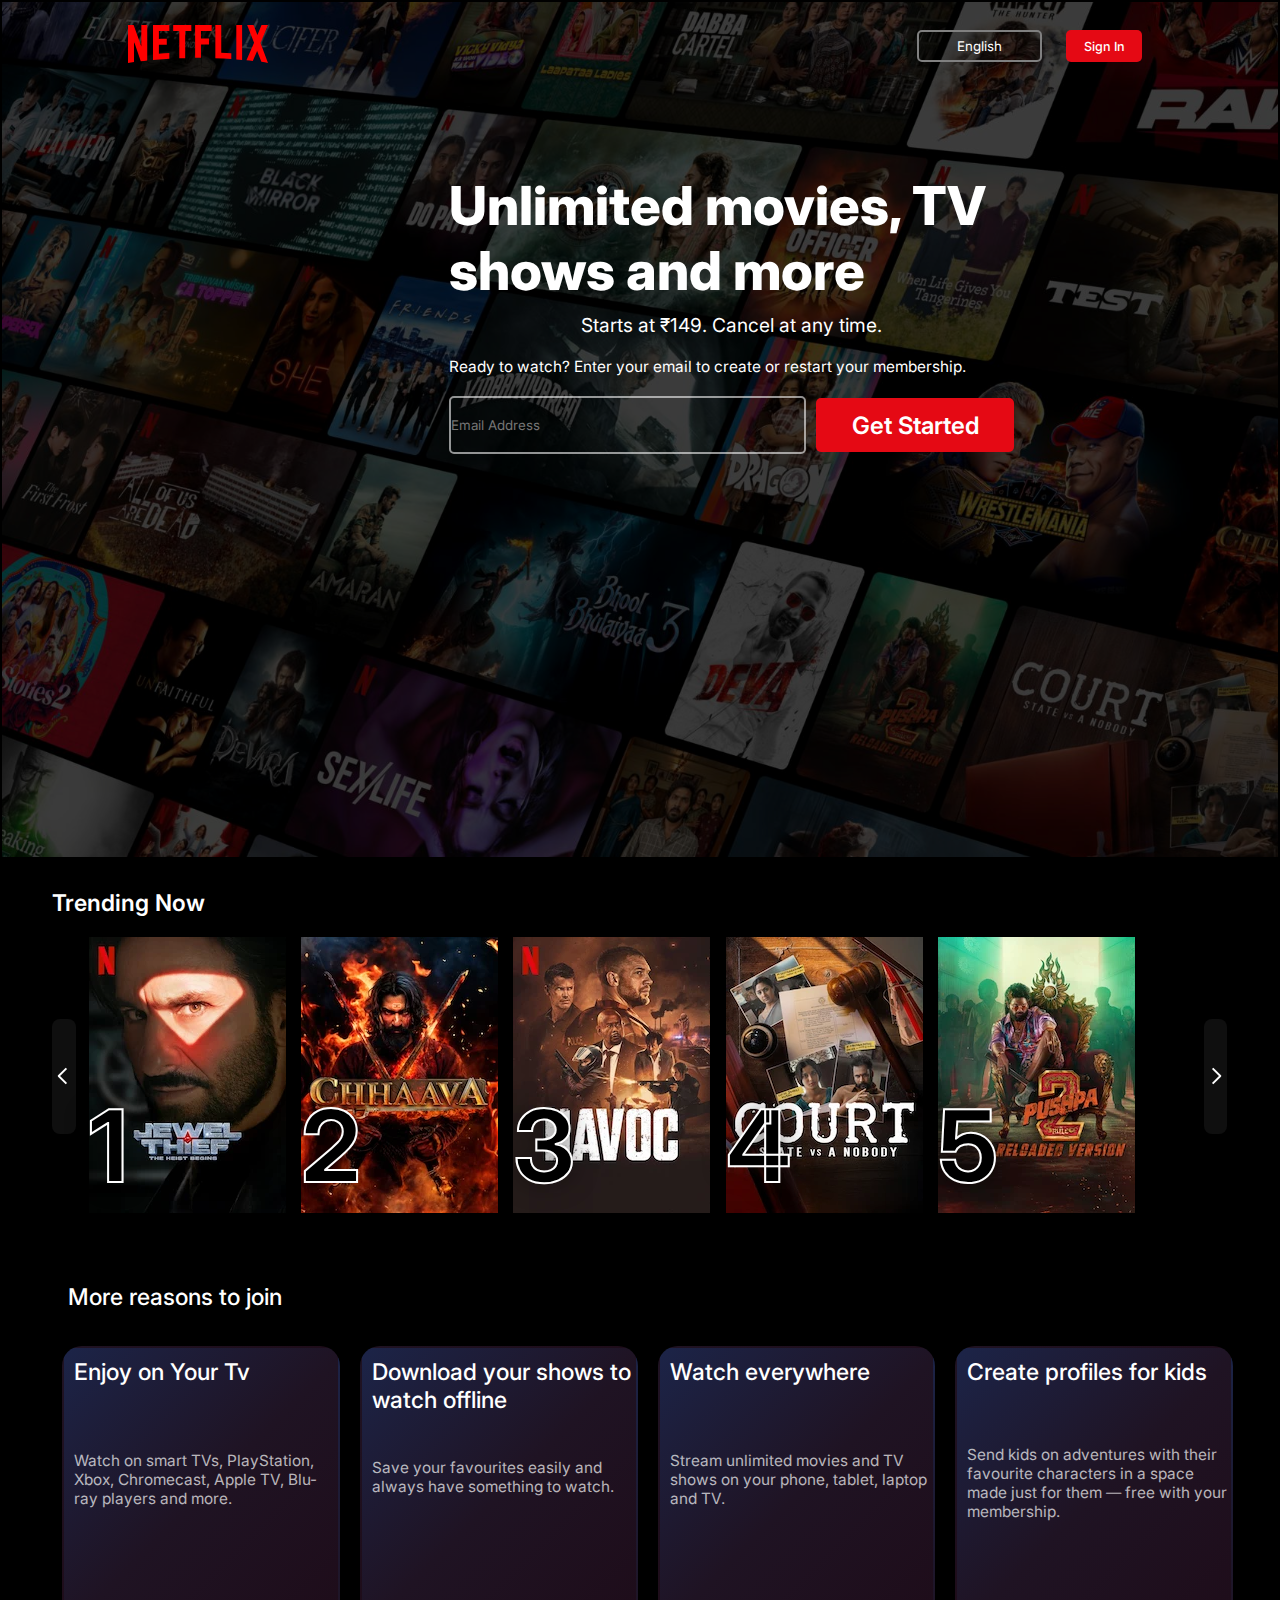
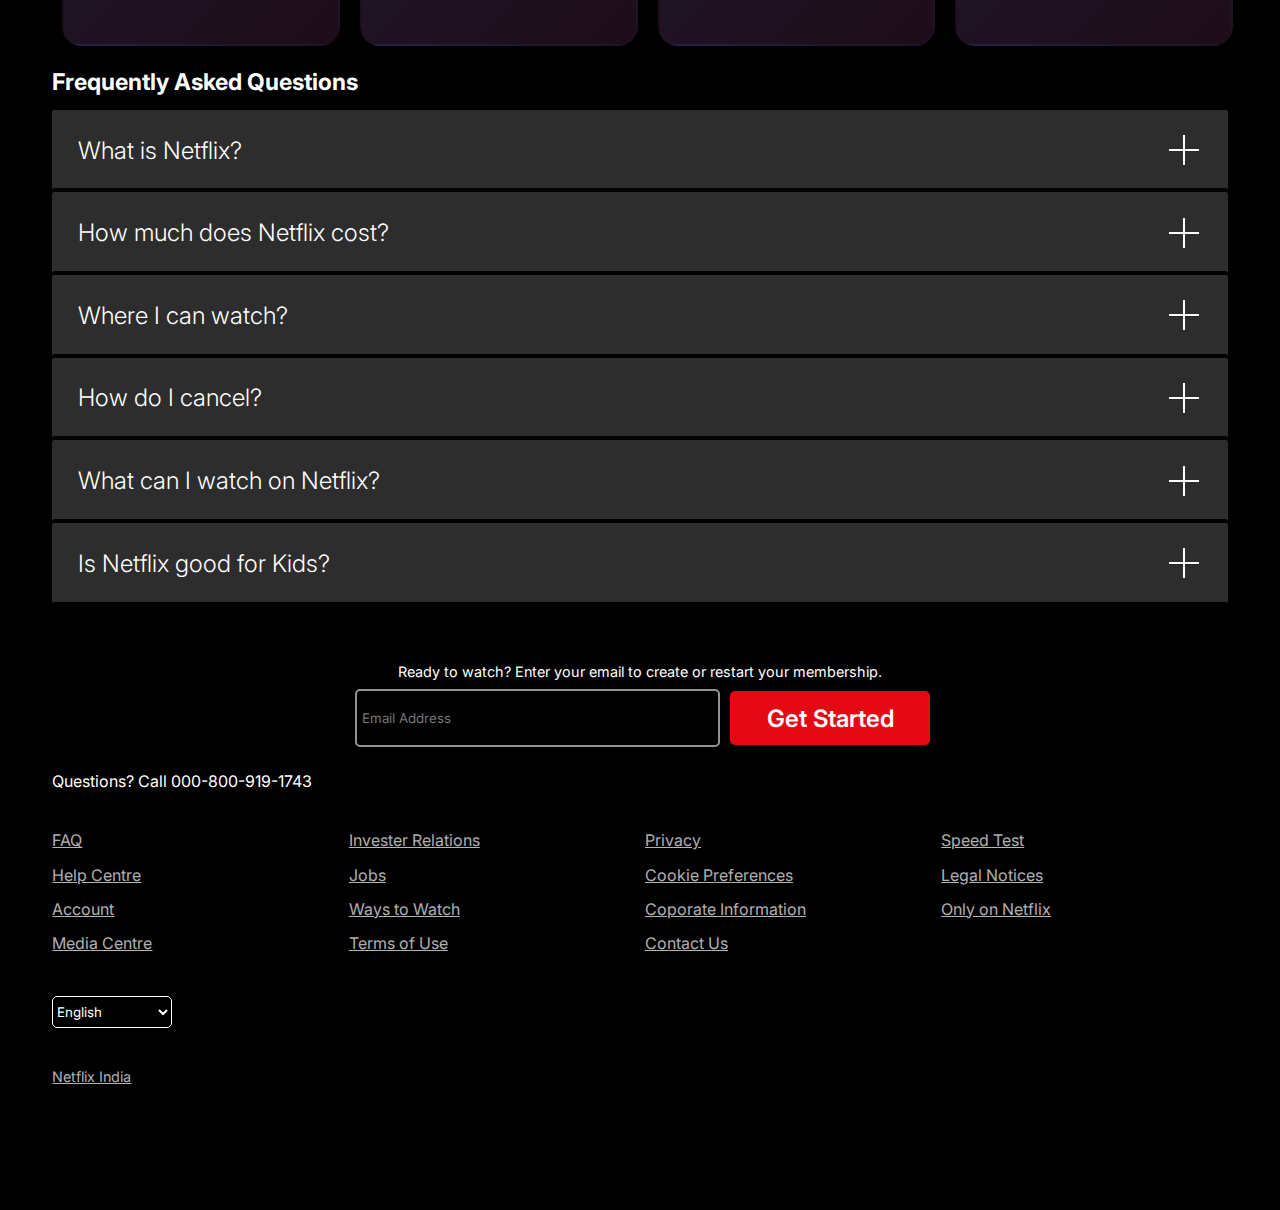
<file: index.html>
<!DOCTYPE html>
<html lang="en">
  <head>
    <meta charset="UTF-8" />
    <meta name="viewport" content="width=device-width, initial-scale=1.0" />
    <title>Netflix Clone</title>
    <link rel="stylesheet" href="netflix.css" />
    <link
      rel="stylesheet"
      href="https://cdnjs.cloudflare.com/ajax/libs/font-awesome/6.7.2/css/all.min.css"
    />
  </head>
  <body>
    <div class="header">
      <div class="cover"></div>
      <div class="navbar">
        <div class="logo">
          <img src="images/logo.svg" />
        </div>
        <div class="login-btns">
          <button id="lng-btn" class="login-btn">English</button>
          <button id="sign-in" class="login-btn">Sign In</button>
        </div>
      </div>
      <!-- nav-bar -->
      <!--main-page-contents -->
      <div class="main-content">
        <div class="main-items">
          <h1>Unlimited movies, TV shows and more</h1>
          <p>Starts at ₹149. Cancel at any time.</p>
          <h3>
            Ready to watch? Enter your email to create or restart your
            membership.
          </h3>
          <div class="submit-btn-box">
            <input type="text" placeholder="Email Address" />
            <button class="submit-btn">Get Started</button>
          </div>
        </div>
      </div>
    </div>
    <!-- END OF HEADER -->
    <div class="trending-cards">
      <div class="card-container">
        <div class="card-heading">
          <h2>Trending Now</h2>
        </div>
        <div class="card-items-box">
          <ul class="cards">
            <button class="direction-right" disabled>
              <svg
                xmlns="http://www.w3.org/2000/svg"
                fill="none"
                role="img"
                viewBox="0 0 24 24"
                width="24"
                height="24"
                data-icon="ChevronLeftStandard"
                aria-hidden="true"
              >
                <path
                  fill="currentColor"
                  d="M8.41409 12L15.707 19.2928L14.2928 20.7071L6.29277 12.7071C6.10523 12.5195 5.99988 12.2652 5.99988 12C5.99988 11.7347 6.10523 11.4804 6.29277 11.2928L14.2928 3.29285L15.707 4.70706L8.41409 12Z"
                  clip-rule="evenodd"
                  fill-rule="evenodd"
                ></path>
              </svg>
            </button>
            <li>
              <button class="card-1">
                <span class="card-img"><img src="images/img_1.webp" /></span>
                <span class="card-number">1</span>
              </button>
            </li>
            <li>
              <button class="card-1">
                <span class="card-img"><img src="images/img_2.webp" /></span>
                <span class="card-number">2</span>
              </button>
            </li>
            <li>
              <button class="card-1">
                <span class="card-img"><img src="images/img_3.webp" /></span>
                <span class="card-number">3</span>
              </button>
            </li>
            <li>
              <button class="card-1">
                <span class="card-img"><img src="images/img_4.webp" /></span>
                <span class="card-number">4</span>
              </button>
            </li>
            <li>
              <button class="card-1">
                <span class="card-img"><img src="images/img_5.webp" /></span>
                <span class="card-number">5</span>
              </button>
            </li>
            <li>
              <button class="card-1">
                <span class="card-img"><img src="images/img_6.webp" /></span>
                <span class="card-number">6</span>
              </button>
            </li>
            <li>
              <button class="card-1">
                <span class="card-img"><img src="images/img_7.webp" /></span>
                <span class="card-number">7</span>
              </button>
            </li>
            <li>
              <button class="card-1">
                <span class="card-img"><img src="images/img_8.webp" /></span>
                <span class="card-number">8</span>
              </button>
            </li>
            <li>
              <button class="card-1">
                <span class="card-img"><img src="images/img_9.webp" /></span>
                <span class="card-number">9</span>
              </button>
            </li>
            <li>
              <button class="card-1">
                <span class="card-img"><img src="images/img_10.webp" /></span>
                <span class="card-number">10</span>
              </button>
            </li>
            <button class="direction-left" disabled>
              <svg
                xmlns="http://www.w3.org/2000/svg"
                fill="none"
                role="img"
                viewBox="0 0 24 24"
                width="24"
                height="24"
                data-icon="ChevronRightStandard"
                aria-hidden="true"
              >
                <path
                  fill="currentColor"
                  d="M15.5859 12L8.29303 19.2928L9.70725 20.7071L17.7072 12.7071C17.8948 12.5195 18.0001 12.2652 18.0001 12C18.0001 11.7347 17.8948 11.4804 17.7072 11.2928L9.70724 3.29285L8.29303 4.70706L15.5859 12Z"
                  clip-rule="evenodd"
                  fill-rule="evenodd"
                ></path>
              </svg>
            </button>
          </ul>
        </div>
        <!-- card-items-box-End -->
        <!-- More-reasons-box -->
        <div class="section-2">
          <div class="section-2-heading">
            <h2>More reasons to join</h2>
          </div>
          <div class="section-2-cards">
            <div class="section-card">
              <h3>Enjoy on Your Tv</h3>
              <p>
                Watch on smart TVs, PlayStation, Xbox, Chromecast, Apple TV,
                Blu-ray players and more.
              </p>
              <span></span>
            </div>
            <div class="section-card">
              <h3>Download your shows to watch offline</h3>
              <p>
                Save your favourites easily and always have something to watch.
              </p>
              <span></span>
            </div>
            <div class="section-card">
              <h3>Watch everywhere</h3>
              <p>
                Stream unlimited movies and TV shows on your phone, tablet,
                laptop and TV.
              </p>
              <span></span>
              <span></span>
            </div>
            <div class="section-card">
              <h3>Create profiles for kids</h3>
              <p>
                Send kids on adventures with their favourite characters in a
                space made just for them — free with your membership.
              </p>
              <span></span>
              <span></span>
            </div>
          </div>
        </div>
        <!-- faq-section -->
       
        <div class="faq-section">
              <div class="faq-heading">
                <h2>Frequently Asked Questions</h2>
              </div>
                <ul class="faq-ul">
                    <li id="answer-box-div">
                        <button class="faq-card">
                            <h3>What is Netflix?</h3>
                            <svg xmlns="http://www.w3.org/2000/svg" fill="none" role="img" viewBox="0 0 36 36" width="36" height="36" data-icon="PlusLarge" aria-hidden="true" class="accordion-heading_iconStyles__199uojx2 accordion-heading_iconStyles_isOpen_false__199uojx4 default-ltr-cache-1k443u-StyledPlusLarge e164gv2o4">
                                <path fill="currentColor" d="M17 17V3H19V17H33V19H19V33H17V19H3V17H17Z" clip-rule="evenodd" fill-rule="evenodd"></path></svg>
                        </button>
                        <!-- <div class="answer-box">
                            <p>Netflix is a streaming service that offers a wide variety of award-winning TV shows, movies, anime, documentaries and more - on thousands of internet-connected devices. <br>

                                You can watch as much as you want, whenever you want, without a single ad - all for one low monthly price. There's always something new to discover, and new TV shows and movies are added every week!</p>
                        </div> -->
                    </li>
                    <li id="answer-box-div">
                        <button class="faq-card">
                            <h3>How much does Netflix cost?</h3>
                            <svg xmlns="http://www.w3.org/2000/svg" fill="none" role="img" viewBox="0 0 36 36" width="36" height="36" data-icon="PlusLarge" aria-hidden="true" class="accordion-heading_iconStyles__199uojx2 accordion-heading_iconStyles_isOpen_false__199uojx4 default-ltr-cache-1k443u-StyledPlusLarge e164gv2o4">
                                <path fill="currentColor" d="M17 17V3H19V17H33V19H19V33H17V19H3V17H17Z" clip-rule="evenodd" fill-rule="evenodd"></path></svg>
                        </button>
                    </li>
                    <li id="answer-box-div">
                        <button class="faq-card">
                            <h3>Where I can watch?</h3>
                            <svg xmlns="http://www.w3.org/2000/svg" fill="none" role="img" viewBox="0 0 36 36" width="36" height="36" data-icon="PlusLarge" aria-hidden="true" class="accordion-heading_iconStyles__199uojx2 accordion-heading_iconStyles_isOpen_false__199uojx4 default-ltr-cache-1k443u-StyledPlusLarge e164gv2o4">
                                <path fill="currentColor" d="M17 17V3H19V17H33V19H19V33H17V19H3V17H17Z" clip-rule="evenodd" fill-rule="evenodd"></path></svg>
                        </button>
                    </li>
                    <li id="answer-box-div">
                        <button class="faq-card">
                            <h3>How do I cancel?</h3>
                            <svg xmlns="http://www.w3.org/2000/svg" fill="none" role="img" viewBox="0 0 36 36" width="36" height="36" data-icon="PlusLarge" aria-hidden="true" class="accordion-heading_iconStyles__199uojx2 accordion-heading_iconStyles_isOpen_false__199uojx4 default-ltr-cache-1k443u-StyledPlusLarge e164gv2o4">
                                <path fill="currentColor" d="M17 17V3H19V17H33V19H19V33H17V19H3V17H17Z" clip-rule="evenodd" fill-rule="evenodd"></path></svg>
                        </button>
                    </li>
                    <li id="answer-box-div">
                        <button class="faq-card">
                            <h3>What can I watch on Netflix?</h3>
                            <svg xmlns="http://www.w3.org/2000/svg" fill="none" role="img" viewBox="0 0 36 36" width="36" height="36" data-icon="PlusLarge" aria-hidden="true" class="accordion-heading_iconStyles__199uojx2 accordion-heading_iconStyles_isOpen_false__199uojx4 default-ltr-cache-1k443u-StyledPlusLarge e164gv2o4">
                                <path fill="currentColor" d="M17 17V3H19V17H33V19H19V33H17V19H3V17H17Z" clip-rule="evenodd" fill-rule="evenodd"></path></svg>
                        </button>
                        
                    </li>
                    <li id="answer-box-div">
                        <button class="faq-card">
                            <h3>Is Netflix good for Kids?</h3>
                            <svg xmlns="http://www.w3.org/2000/svg" fill="none" role="img" viewBox="0 0 36 36" width="36" height="36" data-icon="PlusLarge" aria-hidden="true" class="accordion-heading_iconStyles__199uojx2 accordion-heading_iconStyles_isOpen_false__199uojx4 default-ltr-cache-1k443u-StyledPlusLarge e164gv2o4">
                                <path fill="currentColor" d="M17 17V3H19V17H33V19H19V33H17V19H3V17H17Z" clip-rule="evenodd" fill-rule="evenodd"></path></svg>
                        </button>
                    </li>
                </ul>
            </div>
            <!-- End of the faq-section -->
            <div class="footer-card">
              <h3>Ready to watch? Enter your email to create or restart your membership.</h3>
              <div class="footer-button">
                <input type="text" placeholder="Email Address">
                <button>Get Started</button>
              </div>
            </div>
            <div class="footer">
              <div class="footer-heading">
                <span>Questions? Call 000-800-919-1743</span>
              </div>
              <ul class="footer-ul">
                <li><a href="#">FAQ</a></li>
              <li><a href="#">Invester Relations</a></li>
              <li><a href="#">Privacy</a></li>
              <li><a href="#">Speed Test</a></li>
      
              <li><a href="#">Help Centre</a></li>
              <li><a href="#">Jobs</a></li>
              <li><a href="#">Cookie Preferences</a></li>
              <li><a href="#">Legal Notices</a></li>
              
              <li><a href="#">Account</a></li>
              <li><a href="#">Ways to Watch</a></li>
              <li><a href="#">Coporate Information</a></li>
              <li><a href="#">Only on Netflix</a></li>
      
              <li><a href="#">Media Centre</a></li>
              <li><a href="#">Terms of Use</a></li>
              <li><a href="#">Contact Us</a></li>
      
            </ul>
            <div class="footer-select">
              <select name="language">
                <option value="English">English</option>
                <option value="hindi">हिन्दी</option>
              </select>
            </div>
            <div class="footer-logo">
              <p>Netflix India</p>
            </div>
            </div>
            <!-- End-of footer -->




      </div>
    </div>

    <script src="netflix.js"></script>
  </body>
</html>
</file>
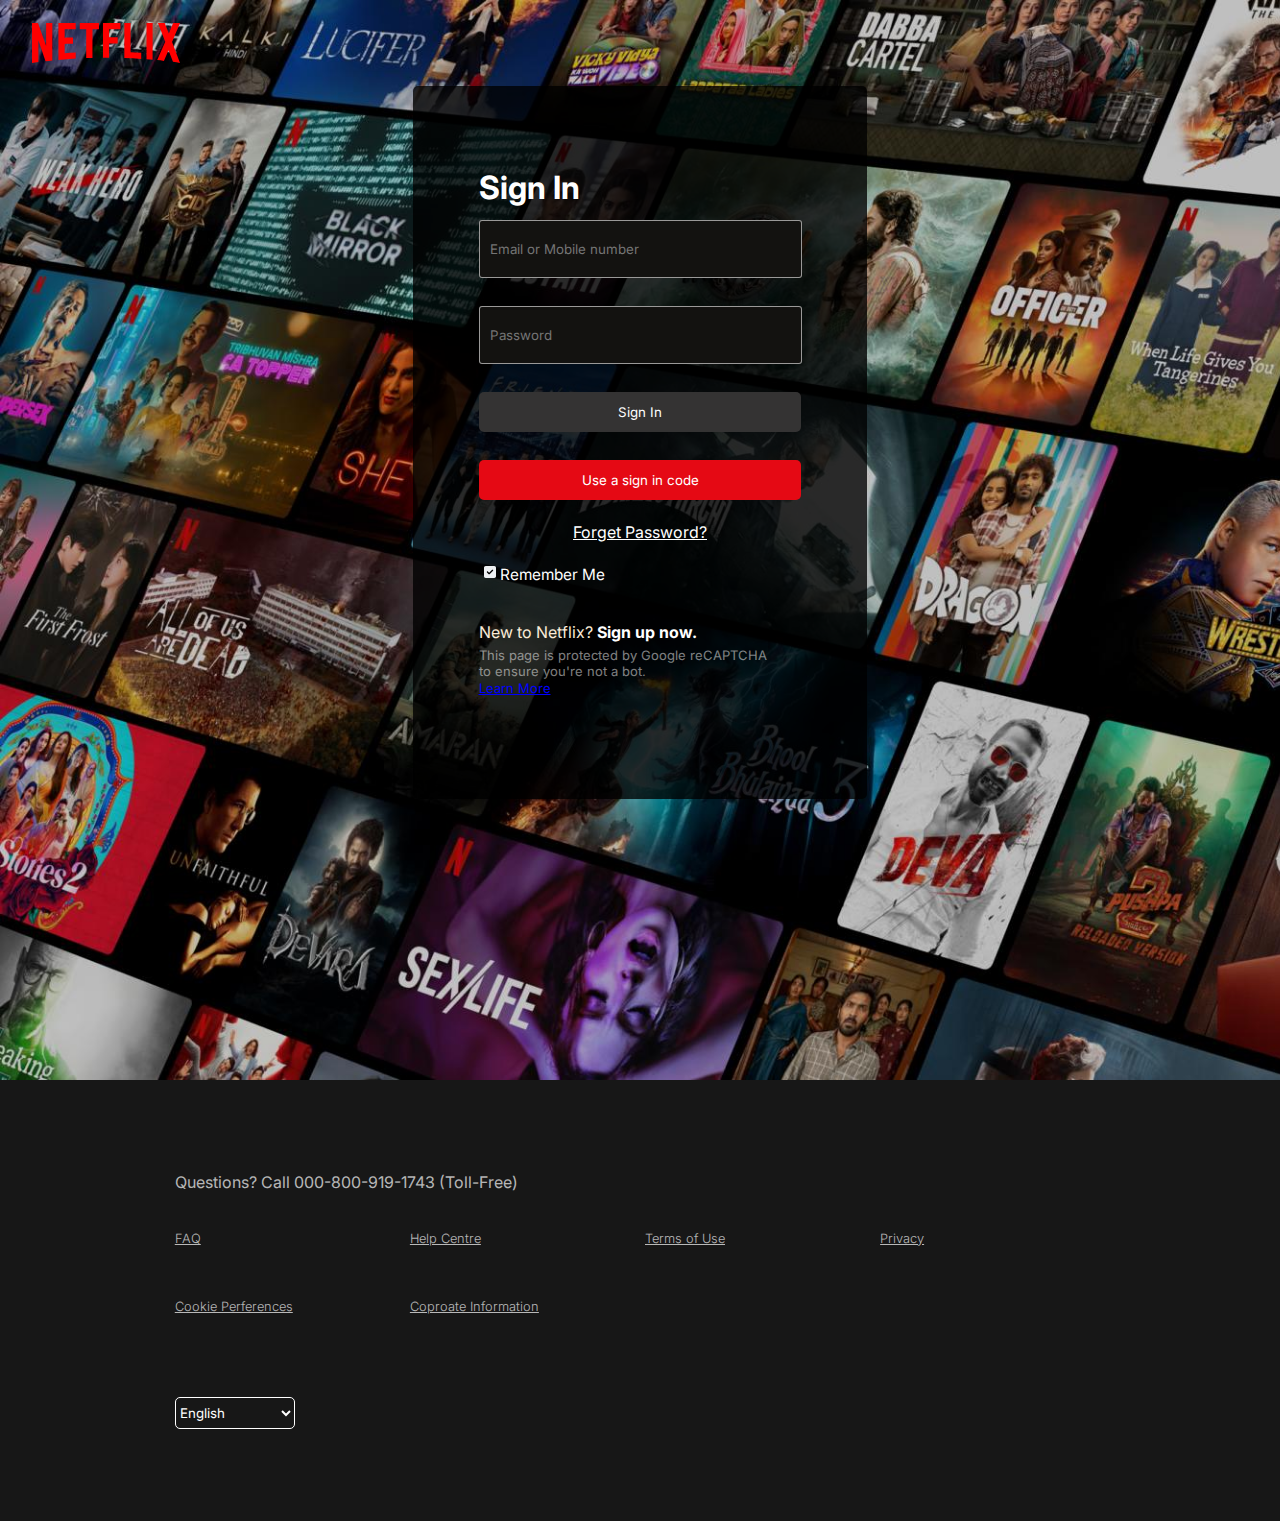
<file: sign_in.html>
<!DOCTYPE html>
<html lang="en">

<head>
    <meta charset="UTF-8">
    <meta name="viewport" content="width=device-width, initial-scale=1.0">
    <title>Sign In</title>
    <link rel="stylesheet" href="https://cdnjs.cloudflare.com/ajax/libs/font-awesome/6.7.2/css/all.min.css">
    <link rel="stylesheet" href="sign_in.css">
</head>

<body>
    <div class="container">
        <header>
            <!-- <div class="cover"></div> -->
            <div class="navbar">
                <div class="logo">
                    <img src="images/logo.svg">
                </div>
        </header>
        <div class="sign-box">
            <div>
                <div class="sign-container">
                    <h1>Sign In</h1>
                    <input type="text" placeholder="Email or Mobile number"></input>
                    <input type="text" placeholder=Password></input>
                    <a href="index.html"><button id="sign-btn" class="sign-btn-class">Sign In</button></a>
                    <a href="index.html"></a><button id="sign-code-btn" class="sign-btn-class">Use a sign in code</button></a>
                    <a href="#">Forget Password?</a>

                </div>
                <div class="forget-box">
                    <div>
                        <svg xmlns="http://www.w3.org/2000/svg"
                            viewBox="0 0 448 512"><!--!Font Awesome Free 6.7.2 by @fontawesome - https://fontawesome.com License - https://fontawesome.com/license/free Copyright 2025 Fonticons, Inc.-->
                            <path fill="#edeff2"
                                d="M64 32C28.7 32 0 60.7 0 96L0 416c0 35.3 28.7 64 64 64l320 0c35.3 0 64-28.7 64-64l0-320c0-35.3-28.7-64-64-64L64 32zM337 209L209 337c-9.4 9.4-24.6 9.4-33.9 0l-64-64c-9.4-9.4-9.4-24.6 0-33.9s24.6-9.4 33.9 0l47 47L303 175c9.4-9.4 24.6-9.4 33.9 0s9.4 24.6 0 33.9z" />
                        </svg>
                        <label>Remember Me</label>
                    </div>
                    <span style="color:antiquewhite">New to Netflix? <span style="color:white;font-size:1rem;font-weight:700;">Sign up now.</span></span>
                </div>
                <div class="sign-footer">
                   <p>This page is protected by Google reCAPTCHA <br><br>to ensure you're not a bot.</p>
                    <p><a href="#">Learn More</a></p>
                </div>
            </div>
        </div>
    </div>

</div>
<!-- END of the container -->
 <footer>
    <div class="footer-heading">
        <span>Questions? Call 000-800-919-1743 (Toll-Free)</span>
    </div>
    <ul class="footer-ul">
        <li>FAQ</li>
        <li>Help Centre</li>
        <li>Terms of Use</li>
        <li>Privacy</li>
        <li>Cookie Perferences</li>
        <li>Coproate Information</li>
    </ul>
    <div class="footer-select">
        <select name="language">
          <option value="English">English</option>
          <option value="hindi">हिन्दी</option>
        </select>
      </div>
 </footer>

</body>

</html>
</file>
<file: netflix.css>
@import url('https://fonts.googleapis.com/css2?family=Inter:ital,opsz,wght@0,14..32,100..900;1,14..32,100..900&family=Poppins:ital,wght@0,100;0,200;0,300;0,400;0,500;0,600;0,700;0,800;0,900;1,100;1,200;1,300;1,400;1,500;1,600;1,700;1,800;1,900&display=swap');
@import url('https://fonts.googleapis.com/css2?family=Inter:ital,opsz,wght@0,14..32,100..900;1,14..32,100..900&family=Poppins:ital,wght@0,100;0,200;0,300;0,400;0,500;0,600;0,700;0,800;0,900;1,100;1,200;1,300;1,400;1,500;1,600;1,700;1,800;1,900&family=Roboto:ital,wght@0,100..900;1,100..900&display=swap');
* {
    padding: 0;
    margin: 0;
    font-family: "Inter","sans-serif";
    color: #fff;
}

.navbar {
    height: 88px;
    width: 80vw;
    margin: auto;
    position: inherit;
    display: flex;
    justify-content: center;
    align-items: center;
    z-index: 20;
}

.logo img {
    height: 48px;
    width: 140px;
}

.logo {
    width: 40vw;
    max-width: 1240px;
}

.login-btns {
    width: 50vw;
    max-width: 1400px;
    text-align: right;

}

.login-btn {
    height: 32px;
    width: 76px;
    padding: 5px;
    background: none;
    color: #fff;
    margin: 10px;
    cursor: pointer;
}

#lng-btn {
    width: 125px;
    border: 2px solid grey;
    border-radius: 5px;
}

#sign-in {
    border: 2px solid transparent;
    border-radius: 5px;
    background: #e50914;
    font-weight: 500;
    font-size: 0.785rem;
}

#sign-in:hover {
    background: rgb(197, 6, 16);
}

.header {
    height: 95vh;
    background-image: url(images/bg.jpg);
    background-size: cover;
    background-repeat: no-repeat;
    position: relative;
    border: 2px solid black;
}

.cover {
    background: black;
    opacity: 0.69;
    position: absolute;
    top: 0;
    height: 95vh;
    width: 100%;
}

.main-content {
    display: flex;
    flex-wrap: wrap;
    justify-content: center;
    align-items: center;
    height: 29rem;
    width: 91.2rem;
    margin: auto;
    z-index: 20;
    position: inherit;
}

.main-content h1 {
    font-size: 3.36rem;
    font-weight: 800;
}

.main-items {
    height: 18.6rem;
    width: 35.28rem;
}

.main-items p {
    font-size: 1.2rem;
    text-align: center;
    margin-top: 10px;
    z-index: 20;
}

.main-items h3 {
    font-size: 0.96rem;
    font-weight: 400;
    color: #ffffff;
    margin-top: 20px;
}

.submit-btn-box {
    width: 100%;
    display: flex;
    justify-content: space-between;
    align-items: center;
    gap: 10px;
    margin-top: 20px;
}

.submit-btn-box input {
    height: 3.36rem;
    width: 22.28rem;
    border-radius: 5px;
    background-color: transparent;
    border: 2px solid rgba(255, 255, 255, 0.573);
}

.submit-btn-box button {
    height: 3.36rem;
    width: 12.48rem;
    border-radius: 5px;
    border: 0.5px solid transparent;
    background-color: #e50914;
    font-size: 1.5rem;
    font-weight: 600;
}

.submit-btn-box button:hover {
    background-color: #b90710;
}

.trending-cards {
    height: 121.92rem;
    background-color:black;
    max-width: 120rem;
}

.card-container {
    height: 18.96rem;
    width: 73.44rem;
    margin: auto;
}

.card-heading {
    width: 100%;
}

.card-heading h2 {
    padding-top:30px;
    font-size: 1.44rem;
    font-weight: 600;
    padding-bottom:25px;
}

.card-items-box {
    display: flex;
    justify-content: center;
    align-items: center;
}

.cards {
    height: 16.8rem;
    width: 100%;
    max-width: 120rem;
    list-style: none;
    display:flex;
    align-items:center;
    justify-content: space-between;
}

.cards .card-1 {
    background-size: contain;
    z-index: 2;
    position: relative;
    background-color: black;
    border:2px solid #00000000;
    border-radius:0.5rem;
}
.cards .card-img {
    height: 15.12rem;
    width: 10.8rem;
    background-size:contain;
    cursor:pointer;
    border-radius: 0.8rem;
}

.cards .card-number {
    height:6rem;
    width: 3.48rem;
    font-size: 6.25rem;
    font-weight: 700;
    text-shadow: 0 0 1.5rem rgba(0, 0, 0, 0.5);
    position: absolute;
    color: black;
    -webkit-text-stroke: 2px white;
    bottom: 0;
    left:0;
    cursor: pointer;
    padding-bottom:35px;
    padding-left:0 ;
    text-align:left;
    border-radius:0.5rem;
}
.card-1.hidden
{
    display:none;
}
.direction-right{
    height:7.2rem;
    width:1.44rem;
    border-radius: 0.5rem;
    border: none;
    background-color:#0f0f0f;
    display: flex;
    align-items: center;
    transition: all 0.5s ease;
      
}
.direction-left{
    height:7.2rem;
    width:1.44rem;
    border-radius: 0.5rem;
    border: none;
    background-color:#0f0f0f;
    display: flex;
    align-items: center;
    transition: all 0.5s ease;  
}
.section-2{
    height:23.06rem;
    width:74.4rem;
    margin-top:4.5rem;
    display:flex;
    flex-wrap:wrap;
}
.section-2:hover {
    height:25.06rem;
    width:74.4rem;
}
.section-2-heading h2{
    font-size:1.44rem;
    font-weight:500;
    text-align: left;
    margin-left:16px;
}
.section-2-cards{
    height:17.89rem;
    width:100%;
    display:flex;
    align-items:center;
    margin-top:30px;
}
.section-card{
    height:286px;;
    width:294px;
    background:linear-gradient(135deg,#1c2448,#1f1323,#1e0c19);
    display:flex;
    flex-wrap:wrap;
    margin:10px;
    border-radius:20px;
    padding-top:10px;
    border:2px solid transparent;
    position:relative;
}
.section-card h3{
    height:25px;
    width:100%;
    font-size:1.44rem;;
    font-weight: 500;
    text-align:left;
    display:inline-block;
    padding-left:10px;
}
.section-card p{
    width:100%;
    font-size:0.96rem;
    color:#ffffffb3;
    font-weight: 400;
    padding-left:10px;
}
.faq-section{
    height:36.96rem;
    width:100%;
    margin-top:16px;
}
.faq-heading h2{
    height:32px;
    font-size:1.44rem;
    margin-bottom:10px;
}
.faq-ul{
    height:33.12rem;
    width:100%;
    list-style: none;
}
.faq-card{
    height:5.04rem;
    width:100%;
    display: flex;
    justify-content: space-between;
    align-items:center;
    padding:24px;
    cursor:pointer;
    background-color: #2d2d2d;
    border-radius:2px;
    border:2px solid transparent;
    border-bottom:2px solid black;
    margin-bottom:2px;

}
.faq-card h3{
   font-size:1.5rem;
   font-weight:300;
   color:#ffffff;
   font-family: "Inter", sans-serif;
}
.faq-card .answer-box{
    height:12rem;
    width:100%;
    display:flex;
    justify-items: center;
    align-items:center;
}
.answer-box p{
    font-size:1.5rem;
    background-color:#2e2e2e;
    font-weight:300;
    color:#ffffff;
    text-align: left;
    padding:24px;
    margin-bottom:2px;
}

.footer-card{
    height:5.76rem;
    width:100%;
    display:flex;
    justify-content: center;
    align-items:center;
    flex-wrap:wrap;
}
.footer-card h3{
    width:100%;
    text-align:center;
    font-size:0.9rem;
    font-weight:400;
}
.footer-card button{
    height: 3.36rem;
    width: 12.48rem;
    border-radius: 5px;
    border: 0.5px solid transparent;
    background-color: #e50914;
    font-size: 1.5rem;
    font-weight: 600;
}
.footer-button{
    display:flex;
    align-items: center;
    justify-content: center;
    gap:10px;
    width:100%;
}
.footer-card input{
    height: 3.36rem;
    width: 22.28rem;
    border-radius: 5px;
    background-color: transparent;
    border: 2px solid rgba(255, 255, 255, 0.573);
    padding-left: 5px;
    margin-left:5px;
}
.footer{
    height:22.08rem;
    width:100%;
    display:flex;
    justify-content:center ;
    align-items:center;
    flex-wrap:wrap;
    color:#ffffffb3;
}
.footer-ul{
    height:7.92rem;
    color:#ffffffb3;
    width:100%;
    list-style: none;
    background-color:black;
    display:grid;
    grid-template-columns: repeat(4, 1fr);
    gap: 10px;
}
.footer-ul a{
    color:#ffffffb3;
}
.footer-heading{
    width:100%;
}
.footer-select{
    width:100%;
}
.footer-select select{
    height:32px;
    width:120px;
    border:1px solid white;
    border-radius:5px;
    color:white;
    background-color:transparent;
}
.footer-logo{
    width:100%;
}
.footer-logo p{
    text-decoration:underline;
    font-size:0.9rem;
    font-size:400;
    color:#ffffffb3;
}
</file>
<file: sign_in.css>
@import url('https://fonts.googleapis.com/css2?family=Inter:ital,opsz,wght@0,14..32,100..900;1,14..32,100..900&family=Poppins:ital,wght@0,100;0,200;0,300;0,400;0,500;0,600;0,700;0,800;0,900;1,100;1,200;1,300;1,400;1,500;1,600;1,700;1,800;1,900&display=swap');
@import url('https://fonts.googleapis.com/css2?family=Inter:ital,opsz,wght@0,14..32,100..900;1,14..32,100..900&family=Poppins:ital,wght@0,100;0,200;0,300;0,400;0,500;0,600;0,700;0,800;0,900;1,100;1,200;1,300;1,400;1,500;1,600;1,700;1,800;1,900&family=Roboto:ital,wght@0,100..900;1,100..900&display=swap');
*{
    padding:0;
    margin:0;
    font-family:"Inter","snas-serif";
}
body{
    background-color:#171717;
}
.container{
    height:120vh;
    background-image:url("images/bg.jpg");
    background-repeat:no-repeat;
    background-size: cover;

}
header{
    height:5.4rem;
    width:76rem;
    display:flex;
    align-items:center;
    justify-content: flex-start;
    margin:auto;
}
.navbar{
    height:48px;
    width:67.2rem;
}
.logo img{
    height:48px;
    width:148px;
}
.sign-box {
    height:709px;
    width:450px;
    margin:auto;
    line-height:50%;
    display:flex;
    justify-content: center;
    align-items:center;
    flex-wrap:wrap;
    border:2px solid transparent;
    border-radius:5px;
    background-color:rgba(0, 0, 0, 0.786);
}

.sign-container {
    height:380px;
    width:323px;
    margin:auto;
    line-height:50%;
    display:flex;
    justify-content:center;
    align-items:center;
    flex-wrap:wrap;
}
.sign-container h1{
    width:100%;
    font-size:2rem;
    font-size:600;
    color:white;
}
.sign-btn-class{
    width:322px;
    border-radius:5px;
    border:2px solid transparent;
    height:40px;

}
#sign-btn{
    background-color:#343333;
    color:white;
}
#sign-code-btn{
    background-color:#e50914;
    color:white;
}

.sign-container input{
    height:56px;
    width:322px;
    background-color:#131210;
    border-radius:3px;
    border:1px solid rgba(255, 255, 255, 0.571);
    color:white;
    padding-left:10px;
}
.sign-container a{
  color:white;
}

.forget-box{
    height:100px;
    width:322px;
    justify-content: flex-start;
    display:flex;
    flex-wrap:wrap;
    align-items:center;
}
.forget-box svg{
    height:16px;
    width:12px;
}
.forget-box label{
    height:24px;
    width:308px;
    font-size:0.96rem;
    color: rgb(255, 255, 255);
}
.forget-box div{
    height:36px;
    padding-left:5px;
    width:100%;
}
.sign-footer{
    height:66px;
    width:322px;
    display:flex;
    justify-content: flex-start;
    align-items:center;
    flex-wrap:wrap;
}
.sign-footer a{
 color:blue;
 text-decoration: underline;
}
.sign-footer p{
    width:100%;
    height:30px;
    color: rgba(255, 255, 255, 0.5);
    font-size: 0.8125rem;
    font-weight: 400;
    text-align: start;
}
footer{
    height:18.54rem;
    background:#171717;
    display:flex;
    justify-content:flex-start;
    align-items:center;
    flex-wrap:wrap;
    color:#ffffffb3;
    padding-left: 3rem;
    padding-right: 3rem;
    margin:72px 126.78px;
}
.footer-select{
    width:100%;
}
.footer-select select{
    height:32px;
    width:120px;
    border:1px solid white;
    border-radius:5px;
    color:white;
    background-color:transparent;
}
footer span{
  font-size:1rem;  
}
.footer-ul{
    height:7.92rem;
    color:#ffffffb3;
    width:100%;
    list-style: none;
    display:grid;
    grid-template-columns: repeat(4, 1fr);
    gap: 10px;
    font-size:0.8rem;
    font-weight:300;
    text-decoration: underline;
}
</file>
